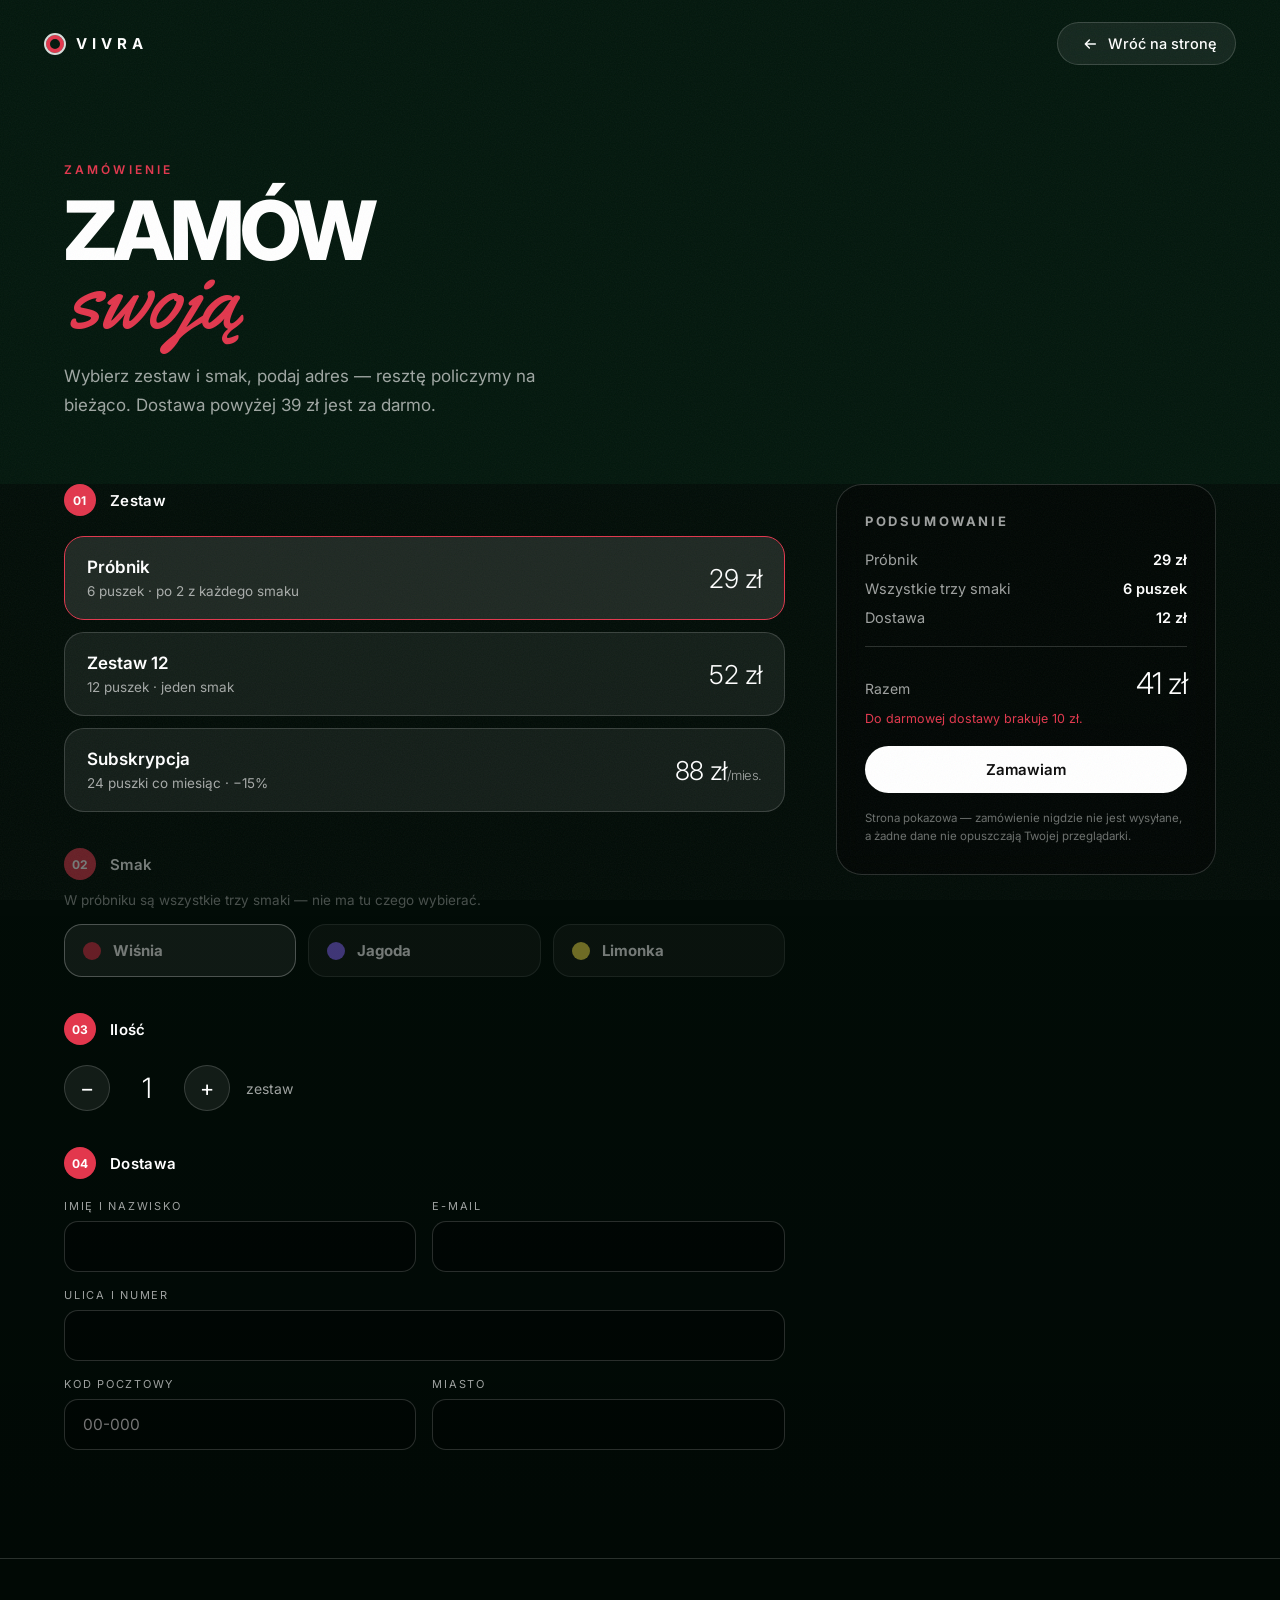
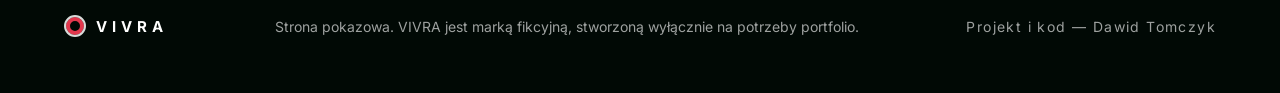
<file: zamowienie.html>
<!DOCTYPE html>
<html lang="pl">
<head>
<meta charset="utf-8">
<meta name="viewport" content="width=device-width, initial-scale=1">
<title>Zamówienie — VIVRA</title>
<meta name="description" content="Zamów zestaw VIVRA: próbnik, zestaw 12 puszek albo subskrypcję z dostawą co miesiąc.">
<meta name="robots" content="noindex">
<link rel="preconnect" href="https://fonts.googleapis.com">
<link rel="preconnect" href="https://fonts.gstatic.com" crossorigin>
<link href="https://fonts.googleapis.com/css2?family=Inter:wght@300;400;500;600;700&family=Yellowtail&display=swap" rel="stylesheet">
<link rel="stylesheet" href="css/style.css?v=37">
</head>
<body data-flavor="cherry" class="strona-zam">

<div class="grain" aria-hidden="true"></div>

<header class="topbar">
  <a class="brand" href="index.html">
    <span class="brand__mark" aria-hidden="true"></span>
    <span class="brand__name">VIVRA</span>
  </a>
  <a class="topbar__cart" href="index.html">
    <svg class="topbar__back" viewBox="0 0 24 24" aria-hidden="true"><path d="M20 12H5m0 0 6-6m-6 6 6 6"/></svg>
    <span>Wróć na stronę</span>
  </a>
</header>

<main>
  <section class="naglowek">
    <div class="wrap">
      <p class="eyebrow">Zamówienie</p>
      <h1 class="naglowek__tytul">Zamów<br><em>swoją</em></h1>
      <p class="naglowek__opis">
        Wybierz zestaw i smak, podaj adres — resztę policzymy na bieżąco.
        Dostawa powyżej 39 zł jest za darmo.
      </p>
    </div>
  </section>

  <section class="zam">
    <form class="wrap zam__grid" id="formularz" novalidate>

      <div class="zam__kroki">
        <fieldset class="krok">
          <legend><span class="krok__no">01</span> Zestaw</legend>
          <div class="opcje">
            <label class="opcja">
              <input type="radio" name="zestaw" value="probnik" checked>
              <span class="opcja__box">
                <strong>Próbnik</strong>
                <em>6 puszek · po 2 z każdego smaku</em>
                <b>29 zł</b>
              </span>
            </label>
            <label class="opcja">
              <input type="radio" name="zestaw" value="dwunastka">
              <span class="opcja__box">
                <strong>Zestaw 12</strong>
                <em>12 puszek · jeden smak</em>
                <b>52 zł</b>
              </span>
            </label>
            <label class="opcja">
              <input type="radio" name="zestaw" value="subskrypcja">
              <span class="opcja__box">
                <strong>Subskrypcja</strong>
                <em>24 puszki co miesiąc · −15%</em>
                <b>88 zł<span>/mies.</span></b>
              </span>
            </label>
          </div>
        </fieldset>

        <fieldset class="krok" id="krokSmak">
          <legend><span class="krok__no">02</span> Smak</legend>
          <p class="krok__uwaga" id="uwagaSmak">W próbniku są wszystkie trzy smaki — nie ma tu czego wybierać.</p>
          <div class="opcje opcje--smaki">
            <label class="smak" data-flavor="cherry">
              <input type="radio" name="smak" value="cherry" checked>
              <span class="smak__box"><i aria-hidden="true"></i><strong>Wiśnia</strong></span>
            </label>
            <label class="smak" data-flavor="blueberry">
              <input type="radio" name="smak" value="blueberry">
              <span class="smak__box"><i aria-hidden="true"></i><strong>Jagoda</strong></span>
            </label>
            <label class="smak" data-flavor="lime">
              <input type="radio" name="smak" value="lime">
              <span class="smak__box"><i aria-hidden="true"></i><strong>Limonka</strong></span>
            </label>
          </div>
        </fieldset>

        <fieldset class="krok">
          <legend><span class="krok__no">03</span> Ilość</legend>
          <div class="licznik">
            <button type="button" class="licznik__btn" data-krok="-1" aria-label="Mniej">−</button>
            <output class="licznik__ile" id="ile">1</output>
            <button type="button" class="licznik__btn" data-krok="1" aria-label="Więcej">+</button>
            <span class="licznik__opis" id="opisIlosci">zestaw</span>
          </div>
        </fieldset>

        <fieldset class="krok">
          <legend><span class="krok__no">04</span> Dostawa</legend>
          <div class="pola">
            <label class="pole"><span>Imię i nazwisko</span><input name="imie" autocomplete="name" required></label>
            <label class="pole"><span>E-mail</span><input name="mail" type="email" autocomplete="email" required></label>
            <label class="pole pole--szer"><span>Ulica i numer</span><input name="ulica" autocomplete="street-address" required></label>
            <label class="pole"><span>Kod pocztowy</span><input name="kod" inputmode="numeric" placeholder="00-000" required></label>
            <label class="pole"><span>Miasto</span><input name="miasto" autocomplete="address-level2" required></label>
          </div>
        </fieldset>
      </div>

      <aside class="zam__suma">
        <div class="suma">
          <h2>Podsumowanie</h2>
          <dl class="suma__lista">
            <div><dt id="sumaZestaw">Próbnik</dt><dd id="sumaCena">29 zł</dd></div>
            <div><dt id="sumaSmak">Wszystkie trzy smaki</dt><dd id="sumaPuszki">6 puszek</dd></div>
            <div><dt>Dostawa</dt><dd id="sumaDostawa">12 zł</dd></div>
          </dl>
          <p class="suma__razem"><span>Razem</span><b id="sumaRazem">41 zł</b></p>
          <p class="suma__info" id="sumaInfo">Do darmowej dostawy brakuje 10 zł.</p>
          <button class="btn btn--solid suma__btn" type="submit">Zamawiam</button>
          <p class="suma__demo">
            Strona pokazowa — zamówienie nigdzie nie jest wysyłane, a żadne dane
            nie opuszczają Twojej przeglądarki.
          </p>
        </div>
      </aside>
    </form>

    <div class="wrap potwierdzenie" id="potwierdzenie" hidden>
      <p class="eyebrow">Gotowe</p>
      <h2 class="head">Zamówienie<br><em>przyjęte</em></h2>
      <p class="potwierdzenie__opis" id="potwierdzenieOpis"></p>
      <a class="btn" href="index.html">Wróć na stronę</a>
    </div>
  </section>
</main>

<footer class="foot">
  <div class="wrap foot__inner">
    <span class="brand brand--foot"><span class="brand__mark" aria-hidden="true"></span><span class="brand__name">VIVRA</span></span>
    <p>Strona pokazowa. VIVRA jest marką fikcyjną, stworzoną wyłącznie na potrzeby portfolio.</p>
    <p class="foot__by">Projekt i kod — Dawid Tomczyk</p>
  </div>
</footer>

<script src="js/zamowienie.js?v=2"></script>
</body>
</html>
</file>
<file: css/style.css>
/* =========================================================
   VIVRA — landing page napoju gazowanego
   Paleta jest sterowana atrybutem data-flavor na <body>.
   ========================================================= */

:root{
  --edge:#03170d;      /* kolor krawędzi kadru  */
  --glow:#0a8b5c;      /* poświata za puszką    */
  --accent:#e2374d;    /* kolor smaku           */
  --onAccent:#ffffff;  /* tekst na kolorze smaku */
  --ink:#ffffff;
  --muted:rgba(255,255,255,.62);
  --line:rgba(255,255,255,.16);
  --glass:rgba(255,255,255,.07);
  --ease:cubic-bezier(.22,.61,.36,1);
  --slow:1.1s var(--ease);
  --shell:min(1560px, 90vw);
}

body[data-flavor="cherry"]   { --edge:#03170d; --glow:#0b8f5e; --accent:#e2374d; }
body[data-flavor="blueberry"]{ --edge:#000206; --glow:#0a49a0; --accent:#8b6bff; }
body[data-flavor="lime"]     { --edge:#0b3b06; --glow:#5fc93f; --accent:#f2e14b; --onAccent:#14210a; }

*,*::before,*::after{ box-sizing:border-box; }

html{ scroll-behavior:smooth; }

body{
  margin:0;
  font-family:"Inter",system-ui,-apple-system,"Segoe UI",sans-serif;
  color:var(--ink);
  background:var(--edge);
  overflow-x:hidden;
  -webkit-font-smoothing:antialiased;
  transition:background 1s var(--ease);
}

img{ max-width:100%; display:block; }

/* Strona jest pokazowa i ma być oglądana, nie kopiowana — zaznaczanie tekstu
   wyłączone, żeby przeciąganie po niej nigdy nie podświetlało napisów.
   Pola formularzy zostawiam zaznaczalne, gdyby kiedyś doszły. */
body{ -webkit-user-select:none; user-select:none; -webkit-touch-callout:none; }
input, textarea{ -webkit-user-select:text; user-select:text; }
a{ color:inherit; text-decoration:none; }
button{ font:inherit; color:inherit; background:none; border:0; cursor:pointer; }

.visually-hidden{
  position:absolute; width:1px; height:1px; overflow:hidden;
  clip:rect(0 0 0 0); clip-path:inset(50%); white-space:nowrap;
}

/* ziarno na całej stronie — zbija cyfrowy plastik z renderów */
.grain{
  position:fixed; inset:0; z-index:60; pointer-events:none; opacity:.05;
  background-image:url("data:image/svg+xml,%3Csvg xmlns='http://www.w3.org/2000/svg' width='160' height='160'%3E%3Cfilter id='n'%3E%3CfeTurbulence type='fractalNoise' baseFrequency='.85' numOctaves='3'/%3E%3C/filter%3E%3Crect width='160' height='160' filter='url(%23n)'/%3E%3C/svg%3E");
}

/* ---------------------------------------------------------
   Górny pasek
   --------------------------------------------------------- */
.topbar{
  position:fixed; inset:0 0 auto 0; z-index:40;
  display:flex; align-items:center; justify-content:space-between;
  gap:24px; padding:22px clamp(18px,3.4vw,44px);
}

.brand{ display:inline-flex; align-items:center; gap:10px; }
.brand__mark{
  width:22px; height:22px; border-radius:50%;
  border:2px solid rgba(255,255,255,.85);
  box-shadow:inset 0 0 0 4px var(--accent);
  transition:box-shadow var(--slow);
}
.brand__name{ font-weight:700; letter-spacing:.34em; font-size:15px; }

.pill{
  position:relative;
  display:flex; align-items:center; gap:4px;
  padding:5px; border-radius:999px;
  background:var(--glass); border:1px solid var(--line);
  backdrop-filter:blur(14px); -webkit-backdrop-filter:blur(14px);
}
.pill a{
  position:relative; z-index:2;
  padding:11px 24px; border-radius:999px;
  font-size:15px; font-weight:500; color:var(--muted);
  transition:color .35s var(--ease);
}
.pill a:hover{ color:#fff; }
.pill a.is-active{ color:var(--onAccent); transition:color .35s var(--ease); }
.pill__thumb{
  position:absolute; z-index:1; top:5px; bottom:5px; left:5px; width:0;
  border-radius:999px; background:var(--accent);
  transition:transform .55s var(--ease), width .55s var(--ease), background var(--slow);
}

.topbar__cart{
  display:inline-flex; align-items:center; gap:10px;
  padding:12px 18px 12px 24px; border-radius:999px;
  font-size:14.5px; font-weight:500;
  border:1px solid var(--line); background:var(--glass);
  backdrop-filter:blur(14px); -webkit-backdrop-filter:blur(14px);
  transition:border-color .4s var(--ease), background .4s var(--ease);
}
.topbar__cart:hover{ border-color:rgba(255,255,255,.42); background:rgba(255,255,255,.13); }
.topbar__cart em{
  font-style:normal; font-size:11px; font-weight:700;
  min-width:20px; height:20px; border-radius:50%;
  display:grid; place-items:center;
  background:var(--accent); color:var(--onAccent);
  transition:background var(--slow), color var(--slow);
}

/* ---------------------------------------------------------
   Hero
   --------------------------------------------------------- */
.hero{
  position:relative;
  min-height:100svh;
  display:flex; flex-direction:column; justify-content:center;
  padding:104px clamp(18px,3.4vw,44px) clamp(230px,36vh,330px);
  overflow:hidden;
}

/* tło: winieta krawędzi + poświata za puszką */
.hero__sky{
  position:absolute; inset:-2px; z-index:0;
  background:
    radial-gradient(52% 62% at 50% 50%, var(--glow) 0%, transparent 72%),
    radial-gradient(118% 118% at 50% 50%, transparent 22%, rgba(0,0,0,.62) 100%),
    var(--edge);
  transition:background 1s var(--ease);
}
.hero__sky::after{           /* delikatny ruch poświaty */
  content:""; position:absolute; inset:0;
  background:radial-gradient(38% 44% at 50% 48%, rgba(255,255,255,.16), transparent 70%);
  animation:breathe 9s ease-in-out infinite;
}
@keyframes breathe{ 0%,100%{ transform:scale(1); opacity:.75 } 50%{ transform:scale(1.09); opacity:1 } }

/* bąbelki: płótno 2D między poświatą tła a puszką */
.hero__bubbles{
  position:fixed; inset:0; z-index:0;    /* pod puszką, nad tłami sekcji */
  pointer-events:none;
}

/* podpis pionowy przy lewej krawędzi — zastępuje wielki skrypt za puszką */
.hero__edge{
  position:absolute; z-index:3; top:50%;
  left:clamp(8px,1.4vw,20px);
  transform:translateY(-50%);
  writing-mode:vertical-rl; rotate:180deg;
  margin:0; pointer-events:none;
  font-size:11px; letter-spacing:.34em; text-transform:uppercase;
  color:var(--muted); white-space:nowrap;
}

.hero__cans{
  position:absolute; inset:0; z-index:2; pointer-events:none;
}
.can{
  position:absolute; inset:0; margin:auto;
  width:100%; height:100%;
  object-fit:contain; object-position:72% 46%;
  opacity:0; transform:scale(1.02);
  transition:opacity .85s var(--ease), transform .85s var(--ease);
  will-change:transform,opacity;
}
.can.is-on{
  opacity:1;
  transform:scale(var(--canScale,1)) translateY(var(--canY,0px));
  animation:float 7.5s ease-in-out infinite;
}
@keyframes float{
  0%,100%{ translate:0 0 }
  50%    { translate:0 -16px }
}

/* Układ jest celowo asymetryczny: treść w lewej kolumnie, puszka po prawej,
   wybór smaku poziomym paskiem u dołu. Wcześniej wszystko było wyśrodkowane
   wokół puszki, z pionową listą smaków po prawej — za blisko wzoru. */
.hero__grid{
  position:relative; z-index:3;
  width:var(--shell); margin:0 auto;
  display:grid; grid-template-columns:minmax(300px,44%) 1fr;
  align-items:center;
}

.lede{ grid-column:1; max-width:30rem; }

.lede__index{
  display:flex; align-items:center; gap:12px;
  margin:0 0 20px;
  font-size:12px; font-weight:600; letter-spacing:.24em; text-transform:uppercase;
}
.lede__index i{ flex:0 0 46px; height:1px; background:var(--accent); transition:background var(--slow); }
.lede__index span:first-child{ color:var(--accent); transition:color var(--slow); }
.lede__index span:last-child{ color:var(--muted); }

.lede__title{
  margin:0 0 22px;
  font-size:clamp(56px,7.2vw,134px); line-height:.92;
  font-weight:800; letter-spacing:-.045em; text-transform:uppercase;
}
.lede__title em{
  display:block; margin-top:-.12em; margin-left:.06em;
  font-family:"Yellowtail",cursive; font-style:normal; font-weight:400;
  font-size:1.06em; letter-spacing:0; text-transform:none;
  color:var(--accent);
  transition:color var(--slow);
}

.lede__text{
  margin:0 0 34px; max-width:34ch;
  font-size:17px; line-height:1.75; color:var(--muted);
}

.lede__cta{
  display:inline-flex; align-items:center; gap:12px;
  padding:15px 16px 15px 28px; border-radius:999px;
  font-size:15px; font-weight:600;
  background:#fff; color:#0b0b0b;
  transition:gap .4s var(--ease), transform .4s var(--ease);
}
.lede__cta:hover{ gap:18px; transform:translateY(-2px); }
.lede__cta svg{
  width:30px; height:30px; padding:6px; border-radius:50%;
  background:var(--accent); stroke:var(--onAccent); stroke-width:2.2;
  fill:none; stroke-linecap:round; stroke-linejoin:round;
  transition:background var(--slow);
}

.lede__stats{
  display:flex; flex-wrap:wrap; gap:28px;
  margin:32px 0 0; padding-top:20px;
  border-top:1px solid var(--line);
}
.lede__stats dt{
  font-size:11px; letter-spacing:.18em; text-transform:uppercase; color:var(--muted);
}
.lede__stats dd{ margin:7px 0 0; font-size:20px; font-weight:600; letter-spacing:-.01em; }

/* ---------------------------------------------------------
   Wybór smaku — poziomy pasek u dołu
   --------------------------------------------------------- */
.picker{
  position:absolute; z-index:3; left:50%; bottom:clamp(22px,4.2vh,50px);
  transform:translateX(-50%);
  width:var(--shell);
  display:flex; align-items:flex-end; justify-content:space-between;
  gap:clamp(16px,2.4vw,34px);
}
.picker__box{ display:flex; }
.picker__row{ display:flex; gap:clamp(8px,1vw,14px); }

/* Puszka stoi sama, bez pudełka — zostaje tylko podpis pod spodem.
   Kafelek jest nadal jednym przyciskiem, ale nie ma tła, ramki ani
   przycinania, żeby powiększona puszka mogła wyjść poza swój obrys. */
.chip{
  position:relative; isolation:isolate;
  width:clamp(132px,12.4vw,186px);
  padding:0; text-align:left;
  display:grid; grid-template-columns:1fr auto;
  grid-template-areas:"shot shot" "meta go";
  align-items:end; gap:0 8px;
  background:none; border:0; border-radius:0;
  transition:transform .5s var(--ease);
}
.chip[data-flavor="cherry"]   { --chipColor:#e2374d; }
.chip[data-flavor="blueberry"]{ --chipColor:#8b6bff; }
.chip[data-flavor="lime"]     { --chipColor:#f2e14b; }

/* poświata smaku pod puszką zamiast wypełnienia kafelka */
.chip__wash{
  position:absolute; z-index:-1; grid-area:shot;
  left:50%; top:6px; width:150%; height:132px;
  transform:translateX(-50%) scale(.72);
  background:radial-gradient(50% 50% at 50% 52%, var(--chipColor), transparent 68%);
  opacity:.12; pointer-events:none;
  transition:opacity .55s var(--ease), transform .55s var(--ease);
}

.chip__shot{
  grid-area:shot;
  position:relative; display:block;
  width:100%; height:152px; margin-bottom:14px;
  background:none; border-radius:0; overflow:visible;
}
.chip__shot img{
  position:absolute; inset:0;
  width:100%; height:100%; max-width:none;
  object-fit:contain;
  transition:transform .6s var(--ease), filter .6s var(--ease);
}
.chip__shot img.is-model{ filter:drop-shadow(0 10px 16px rgba(0,0,0,.35)); }

.chip__meta{
  grid-area:meta;
  display:flex; flex-direction:column; gap:3px;
  padding-bottom:6px;
  border-bottom:1px solid rgba(255,255,255,.3);
  transition:border-color .45s var(--ease);
}
.chip__meta strong{
  font-size:16px; font-weight:600;
  color:rgba(255,255,255,.86); transition:color .45s var(--ease);
}
.chip__meta em{ font-style:normal; font-size:13px; color:rgba(255,255,255,.55); }

.chip__go{
  grid-area:go; align-self:end; justify-self:end;
  width:28px; height:28px; margin-bottom:6px; border-radius:50%;
  display:grid; place-items:center;
  background:#fff;
  opacity:0; transform:translateX(-8px) scale(.7);
  transition:opacity .45s var(--ease), transform .45s var(--ease);
}
.chip__go svg{ width:13px; height:13px; stroke:#0b0b0b; stroke-width:2.4; fill:none;
  stroke-linecap:round; stroke-linejoin:round; }

.chip:hover{ transform:translateY(-12px); }
.chip:hover .chip__wash{ opacity:.4; transform:translateX(-50%) scale(1); }
.chip:hover .chip__shot img{
  transform:translateY(-7px) scale(1.12) rotate(-5deg);
  filter:drop-shadow(0 20px 24px rgba(0,0,0,.45));
}
.chip:hover .chip__meta{ border-color:rgba(255,255,255,.65); }
.chip:hover .chip__meta strong{ color:#fff; }
.chip:hover .chip__go{ opacity:1; transform:none; }
.chip:focus-visible{ outline:2px solid #fff; outline-offset:6px; }

/* wybrany smak: podkreślenie w kolorze smaku i pełna biel w nazwie */
.chip.is-on .chip__meta{ border-color:var(--chipColor); }
.chip.is-on .chip__meta strong{ color:#fff; }
.chip.is-on .chip__wash{ opacity:.22; transform:translateX(-50%) scale(.92); }
.chip.is-on .chip__shot img{ animation:chipFloat 4.5s ease-in-out infinite; }
@keyframes chipFloat{
  0%,100%{ translate:0 0 }
  50%    { translate:0 -6px }
}

.scrollhint{
  margin:0 0 18px; flex:0 0 auto;
  display:inline-flex; align-items:center; gap:10px;
  font-size:11px; letter-spacing:.16em; text-transform:uppercase; color:var(--muted);
}
.scrollhint i{
  width:1px; height:26px; background:rgba(255,255,255,.4); position:relative; overflow:hidden;
}
.scrollhint i::after{
  content:""; position:absolute; inset:0; background:#fff;
  animation:drop 2.2s var(--ease) infinite;
}
@keyframes drop{ 0%{ transform:translateY(-100%) } 60%,100%{ transform:translateY(100%) } }

/* ---------------------------------------------------------
   Sekcje wspólne
   --------------------------------------------------------- */
.wrap{ width:var(--shell); margin:0 auto; }

.eyebrow{
  margin:0 0 16px; font-size:12px; font-weight:600;
  letter-spacing:.26em; text-transform:uppercase; color:var(--accent);
  transition:color var(--slow);
}
.head{
  margin:0 0 44px;
  font-size:clamp(34px,4.8vw,76px); line-height:1.06;
  font-weight:600; letter-spacing:-.02em;
}
.head em{
  font-family:"Yellowtail",cursive; font-style:normal; font-weight:400;
  font-size:1.16em; line-height:1;
}

.flavors,.zero,.specs,.shop{
  position:relative; padding:clamp(88px,11vw,150px) clamp(18px,3.4vw,44px);
  background:linear-gradient(180deg, rgba(0,0,0,.32), rgba(0,0,0,.5));
}
/* barwna poświata smaku niesiona w dół strony */
.flavors::before,.zero::before,.specs::before,.shop::before{
  content:""; position:absolute; inset:0; pointer-events:none;
  background:radial-gradient(72% 90% at 50% 0%, var(--glow), transparent 68%);
  opacity:.2; transition:background 1s var(--ease);
}
.zero::before{ background:radial-gradient(90% 110% at 82% 40%, var(--glow), transparent 66%); }
.shop::before{ background:radial-gradient(80% 100% at 18% 30%, var(--glow), transparent 66%); }
.flavors .wrap,.zero .wrap,.specs .wrap,.shop .wrap{ position:relative; z-index:1; }
.flavors{ border-top:1px solid var(--line); }

/* tło sekcji smaków oddycha kolorem aktywnego smaku */
.flavors::before{
  background:
    radial-gradient(58% 42% at 68% 34%, var(--glow), transparent 62%),
    radial-gradient(48% 38% at 22% 76%, var(--accent), transparent 66%);
  opacity:.3;
  transition:background 1.1s var(--ease), opacity 1.1s var(--ease);
}

/* ---------------------------------------------------------
   Smaki jako sekwencja sterowana scrollem

   Każdy krok zajmuje pełny ekran, a jego treść przykleja się na czas
   przewijania. W tym samym czasie puszka — przypięta do okna w warstwie
   3D — przejeżdża przez kadr i zmienia smak. Dlatego karty obok siebie
   musiały zniknąć: przy trzech kartach w rzędzie nie ma czego prowadzić.
   --------------------------------------------------------- */
.flavors__intro{ margin-bottom:clamp(40px,8vh,90px); }

.steps{ position:relative; }
.step{ position:relative; min-height:100vh; display:flex; align-items:center; }

/* Wielka nazwa smaku w tle kroku. Nie jest przyklejona, więc przy przewijaniu
   przesuwa się szybciej niż treść i sama z siebie robi paralaksę. Leży pod
   płótnem 3D (z-index 0 kontra 1), więc puszka przechodzi przed nią. */
.step__ghost{
  position:absolute; z-index:0; left:50%; top:50%;
  transform:translate(-50%,-50%);
  font-family:"Yellowtail",cursive;
  font-size:clamp(200px,29vw,580px); line-height:1;
  white-space:nowrap; pointer-events:none; user-select:none;
  color:transparent;
  -webkit-text-stroke:1.5px rgba(255,255,255,.09);
  opacity:.9;
}
.step__box{
  position:sticky; top:50%; transform:translateY(-50%);
  width:var(--shell); margin:0 auto;
  max-width:var(--shell);
}
.step__box > *{ max-width:32rem; }

.step__no{
  margin:0 0 14px;
  font-size:13px; font-weight:600; letter-spacing:.26em; text-transform:uppercase;
  color:var(--accent); transition:color var(--slow);
}
.step__name{
  margin:0 0 20px;
  font-family:"Yellowtail",cursive; font-weight:400;
  font-size:clamp(62px,8.2vw,146px); line-height:.95; letter-spacing:.01em;
}
/* litery nazwy smaku wjeżdżają jedna po drugiej */
.step__name .ltr{
  display:inline-block;
  opacity:0; transform:translateY(.42em) rotate(4deg);
  transition:opacity .5s var(--ease), transform .55s var(--ease);
}
.step.is-live .step__name .ltr{ opacity:1; transform:none; }

.step__text{
  margin:0 0 40px;
  font-size:18.5px; line-height:1.72; color:var(--muted);
}
.step__data{
  display:flex; gap:34px; margin:0;
  padding-top:22px; border-top:1px solid var(--line);
}
.step__data dt{
  font-size:11px; letter-spacing:.18em; text-transform:uppercase; color:var(--muted);
}
.step__data dd{ margin:7px 0 0; font-size:23px; font-weight:600; letter-spacing:-.01em; }

/* Treść kroku jest widoczna zawsze — każdy krok ma własny ekran, a pudełko
   przykleja się w jego obrębie, więc teksty nie mają jak na siebie nachodzić.
   Wcześniejsza brama opacity:0 czekała na obserwator i przy wolniejszym
   dostarczeniu zdarzenia sekcja zostawała pusta. Aktywny krok tylko lekko
   wychodzi do przodu. */
.step__box{
  opacity:.45; transform:translateY(-50%) scale(.985);
  transition:opacity .6s var(--ease), transform .6s var(--ease);
}
.step.is-live .step__box{ opacity:1; transform:translateY(-50%) scale(1); }

/* liczby zero */
.zeros{
  list-style:none; margin:0; padding:0;
  display:grid; grid-template-columns:repeat(4,minmax(0,1fr)); gap:18px;
}
.zeros li{
  padding:30px 22px 34px; border-radius:24px;
  border:1px solid rgba(255,255,255,.22);
  background:rgba(0,0,0,.34);
  backdrop-filter:blur(10px); -webkit-backdrop-filter:blur(10px);
  display:flex; flex-direction:column; gap:10px;
}
.zeros__n{
  font-size:clamp(40px,4.4vw,74px); line-height:.95; font-weight:300; letter-spacing:-.035em;
}
.zeros__l{ font-size:15px; line-height:1.5; color:var(--muted); }
.zeros .is-one{ background:var(--accent); border-color:transparent; transition:background var(--slow); }
.zeros .is-one{ color:var(--onAccent); }
.zeros .is-one .zeros__l{ color:var(--onAccent); opacity:.8; }

/* skład */
.specs__grid{ display:grid; grid-template-columns:1fr 1fr; gap:clamp(32px,6vw,90px); align-items:start; }
.specs__lead{ margin:0; max-width:42ch; font-size:17px; line-height:1.75; color:var(--muted); }
.table{ width:100%; border-collapse:collapse; font-size:17px; }
.table th,.table td{ padding:17px 4px; text-align:left; border-bottom:1px solid var(--line); }
.table thead th{
  font-size:10.5px; letter-spacing:.2em; text-transform:uppercase;
  color:var(--muted); font-weight:600; padding-top:0;
}
.table tbody th{ font-weight:400; color:var(--muted); }
.table td{ text-align:right; font-weight:600; }

.specs__panel{ display:flex; flex-direction:column; }
.table__sub{ padding-left:18px !important; opacity:.72; font-size:.92em; }
.table td em{ font-style:normal; color:var(--muted); font-weight:400; font-size:.82em; }

.specs__ingredients{ margin-top:34px; }
.specs__ingredients h3{
  margin:0 0 12px;
  font-size:11px; font-weight:600; letter-spacing:.22em; text-transform:uppercase;
  color:var(--accent); transition:color var(--slow);
}
.specs__ingredients p{
  margin:0; font-size:15px; line-height:1.7; color:var(--muted);
}
.specs__legal{
  margin-top:16px !important;
  padding-top:16px; border-top:1px solid var(--line);
  font-size:12.5px !important; line-height:1.65 !important;
  color:rgba(255,255,255,.45) !important;
}

/* sklep */
.packs{ display:grid; grid-template-columns:repeat(3,minmax(0,1fr)); gap:20px; }
.pack{
  position:relative; padding:32px 28px; border-radius:26px;
  border:1px solid var(--line); background:var(--glass);
  display:flex; flex-direction:column; gap:10px;
}
/* --- puszki w kartach zestawów ---------------------------
   Obrazki są podmieniane w locie na rendery z modelu 3D (patrz paintCans
   w can3d.js), żeby nie było na nich starej etykiety z generatora.
   Statyczne pliki zostają jako to, co widać zanim wystartuje WebGL. */
.pack__art{
  position:relative; height:200px; margin:4px 0 22px;
}
.pack__art img{
  position:absolute; bottom:0;
  width:auto; height:100%; max-width:none;
  filter:drop-shadow(0 16px 24px rgba(0,0,0,.5));
  transition:transform .6s var(--ease), filter .6s var(--ease);
}

/* trzy puszki rozłożone wachlarzem */
.pack__art--trio img:nth-child(1){ left:8%;  transform:rotate(-13deg) translateY(6px) scale(.9); }
.pack__art--trio img:nth-child(2){ right:8%; transform:rotate(13deg)  translateY(6px) scale(.9); }
.pack__art--trio img:nth-child(3){ left:50%; transform:translateX(-50%); }

/* jedna, największa */
.pack__art--solo img{ left:50%; transform:translateX(-50%) scale(1.12); }

/* rząd — środkowa uniesiona */
.pack__art--rzad img{ height:82%; }
.pack__art--rzad img:nth-child(1){ left:6%;  transform:rotate(-5deg); }
.pack__art--rzad img:nth-child(2){ left:50%; transform:translateX(-50%) translateY(-12px); }
.pack__art--rzad img:nth-child(3){ right:6%; transform:rotate(5deg); }

.pack:hover .pack__art--trio img:nth-child(1){ transform:rotate(-20deg) translate(-10px,-4px) scale(.92); }
.pack:hover .pack__art--trio img:nth-child(2){ transform:rotate(20deg)  translate(10px,-4px)  scale(.92); }
.pack:hover .pack__art--trio img:nth-child(3){ transform:translateX(-50%) translateY(-10px) scale(1.04); }
.pack:hover .pack__art--solo img{ transform:translateX(-50%) translateY(-10px) scale(1.18); }
.pack:hover .pack__art--rzad img:nth-child(2){ transform:translateX(-50%) translateY(-20px); }
.pack:hover .pack__art img{ filter:drop-shadow(0 22px 30px rgba(0,0,0,.6)); }

.pack--hot{ border-color:rgba(255,255,255,.42); background:rgba(255,255,255,.12); }
.pack__tag{
  position:absolute; top:-11px; left:28px;
  padding:5px 12px; border-radius:999px;
  font-size:10.5px; font-weight:600; letter-spacing:.1em; text-transform:uppercase;
  background:var(--accent); color:var(--onAccent); transition:background var(--slow), color var(--slow);
}
.pack h3{ margin:0; font-size:24px; font-weight:600; }
.pack__q{ margin:0; font-size:15px; color:var(--muted); }
.pack__p{ margin:16px 0 26px; font-size:42px; font-weight:300; letter-spacing:-.03em; }
.pack__p span{ margin-left:6px; font-size:14px; color:var(--muted); }
.btn{
  margin-top:auto; align-self:flex-start;
  padding:14px 28px; border-radius:999px; font-size:15px; font-weight:600;
  border:1px solid rgba(255,255,255,.42);
  transition:background .4s var(--ease), color .4s var(--ease);
}
.btn:hover{ background:#fff; color:#0b0b0b; }
.btn--solid{ background:#fff; color:#0b0b0b; border-color:#fff; }
.btn--solid:hover{ background:var(--accent); border-color:var(--accent); color:var(--onAccent); }

/* stopka */
.foot{
  padding:56px clamp(18px,3.4vw,44px);
  background:rgba(0,0,0,.62); border-top:1px solid var(--line);
}
.foot__inner{ display:flex; align-items:center; justify-content:space-between; gap:24px; flex-wrap:wrap; }
.foot p{ margin:0; font-size:14px; color:var(--muted); }
.foot__by{ letter-spacing:.1em; }

/* ---------------------------------------------------------
   Wejście sekcji przy scrollu
   --------------------------------------------------------- */
.reveal{ opacity:0; transform:translateY(26px); transition:opacity .9s var(--ease), transform .9s var(--ease); }
.reveal.is-in{ opacity:1; transform:none; }

/* ---------------------------------------------------------
   Węższe ekrany
   --------------------------------------------------------- */
@media (max-width:1080px){
  /* wąsko: treść nad puszką, pasek smaków pod nią */
  .hero{ justify-content:flex-start; padding:104px 16px 40px; }
  .hero__grid{ grid-template-columns:1fr; }
  .lede{ grid-column:1; max-width:none; text-align:center; }
  .lede__index{ justify-content:center; }
  .lede__text{ margin-inline:auto; }
  .lede__stats{ justify-content:center; }
  .hero__edge{ display:none; }

  .hero__cans{
    inset:auto 0 auto 0;
    top:clamp(300px,40vh,380px); height:clamp(280px,38vh,400px);
  }
  .can{ object-fit:cover; object-position:center; }

  .picker{
    position:static; transform:none; width:100%;
    margin-top:clamp(300px,40vh,420px);
    flex-direction:column; align-items:stretch; gap:12px;
  }
  .picker__box{ gap:10px; }
  .picker__label{ margin:0; text-align:center; }
  .picker__row{ justify-content:center; }
  .chip{ width:auto; flex:1 1 0; min-width:0; }
  .scrollhint{ margin:6px auto 0; }

  .packs{ grid-template-columns:1fr; }
  .zeros{ grid-template-columns:repeat(2,minmax(0,1fr)); }
  .specs__grid{ grid-template-columns:1fr; }
}

@media (max-width:720px){
  .topbar{ padding:16px; gap:12px; }
  .pill{ display:none; }
  .brand__name{ letter-spacing:.22em; font-size:12.5px; }
  .hero{ padding:104px 16px 40px; }
  .zeros{ grid-template-columns:1fr; }
  .zeros li{ flex-direction:row; align-items:baseline; gap:16px; padding:20px; }
  .zeros__n{ font-size:44px; }
}

@media (prefers-reduced-motion:reduce){
  *{ animation:none !important; transition-duration:.01ms !important; }
  html{ scroll-behavior:auto; }
}

.zero__note{
  margin:38px 0 0; max-width:56ch;
  font-size:17px; line-height:1.75; color:var(--muted);
}

/* ---------------------------------------------------------
   Model 3D — <canvas> wchodzi w miejsce płaskich renderów
   --------------------------------------------------------- */
.hero__stage{
  position:fixed; inset:0; width:100%; height:100%;
  z-index:1;                          /* nad tłami sekcji, pod ich treścią */
  pointer-events:none;                /* przeciąganie łapie hero, nie płótno */
  touch-action:pan-y;
}
.hero__cans{ pointer-events:none; }
body.has3d .hero__cans{ pointer-events:auto; }

/* Siatka hero leżała NAD puszką i zjadała wszystkie zdarzenia wskaźnika —
   środkowa kolumna jest pusta, ale sam element i tak je łapał, więc
   przeciąganie modelu nie działało w ogóle. Siatka i stopka przepuszczają
   teraz wskaźnik, a łapią go tylko te elementy, które faktycznie są klikalne. */
.hero{ touch-action:pan-y; }
.hero__grid,
.picker{ pointer-events:none; }
.lede,
.picker__row,
.chip{ pointer-events:auto; }
body.has3d .can{ display:none; }      /* fotorendery tylko jako zapas */

/* =========================================================
   Podstrona zamówienia
   ========================================================= */
.topbar__back{ width:16px; height:16px; stroke:currentColor; stroke-width:2.2; fill:none;
  stroke-linecap:round; stroke-linejoin:round; }

/* nagłówek podstrony — bez modelu 3D, sama typografia */
.naglowek{
  position:relative; z-index:1;
  padding:clamp(130px,18vh,190px) clamp(18px,3.4vw,44px) clamp(50px,7vh,90px);
}
.naglowek__tytul{
  margin:0 0 22px;
  font-size:clamp(52px,6.4vw,116px); line-height:.92;
  font-weight:800; letter-spacing:-.045em; text-transform:uppercase;
}
.naglowek__tytul em{
  display:block; margin-top:-.1em; margin-left:.06em;
  font-family:"Yellowtail",cursive; font-style:normal; font-weight:400;
  font-size:1.06em; letter-spacing:0; text-transform:none;
  color:var(--accent); transition:color var(--slow);
}
.naglowek__opis{
  margin:0; max-width:44ch;
  font-size:17px; line-height:1.75; color:var(--muted);
}

.zam{
  position:relative; z-index:1;
  padding:0 clamp(18px,3.4vw,44px) clamp(80px,12vh,150px);
  background:linear-gradient(180deg, rgba(0,0,0,.42), rgba(0,0,0,.62));
}
.zam__grid{
  display:grid; grid-template-columns:minmax(0,1fr) minmax(300px,380px);
  gap:clamp(28px,4vw,64px); align-items:start;
}
.zam__kroki{ display:flex; flex-direction:column; gap:clamp(28px,4vh,52px); }

.krok{ border:0; padding:0; margin:0; }
.krok legend{
  display:flex; align-items:center; gap:14px;
  margin-bottom:20px; padding:0;
  font-size:15px; font-weight:600; letter-spacing:.02em;
}
.krok__no{
  display:grid; place-items:center;
  width:32px; height:32px; border-radius:50%;
  background:var(--accent); color:var(--onAccent);
  font-size:12px; font-weight:700;
  transition:background var(--slow), color var(--slow);
}
.krok--wylaczony{ opacity:.45; pointer-events:none; }
.krok__uwaga{
  margin:-8px 0 16px; font-size:13.5px; color:var(--muted);
}

.opcje{ display:grid; gap:12px; }
.opcja input, .smak input{ position:absolute; opacity:0; pointer-events:none; }
.opcja__box{
  display:grid; grid-template-columns:1fr auto; align-items:center; gap:6px 18px;
  padding:20px 22px; border-radius:20px;
  border:1px solid var(--line); background:var(--glass);
  cursor:pointer;
  transition:border-color .4s var(--ease), background .4s var(--ease), transform .4s var(--ease);
}
.opcja__box strong{ font-size:17px; font-weight:600; }
.opcja__box em{ grid-column:1; font-style:normal; font-size:13.5px; color:var(--muted); }
.opcja__box b{ grid-row:1 / span 2; grid-column:2; font-size:26px; font-weight:300; letter-spacing:-.02em; }
.opcja__box b span{ font-size:13px; color:var(--muted); }
.opcja:hover .opcja__box{ transform:translateX(4px); border-color:rgba(255,255,255,.38); }
.opcja input:checked + .opcja__box{
  border-color:var(--accent); background:rgba(255,255,255,.11);
}
.opcja input:focus-visible + .opcja__box{ outline:2px solid #fff; outline-offset:3px; }

.opcje--smaki{ grid-template-columns:repeat(3,minmax(0,1fr)); }
.smak__box{
  display:flex; align-items:center; gap:12px;
  padding:16px 18px; border-radius:18px;
  border:1px solid var(--line); background:var(--glass);
  cursor:pointer; font-size:15px; font-weight:600;
  transition:border-color .4s var(--ease), background .4s var(--ease);
}
.smak__box i{ width:18px; height:18px; border-radius:50%; flex:0 0 auto; }
.smak[data-flavor="cherry"]    .smak__box i{ background:#e2374d; }
.smak[data-flavor="blueberry"] .smak__box i{ background:#8b6bff; }
.smak[data-flavor="lime"]      .smak__box i{ background:#f2e14b; }
.smak input:checked + .smak__box{ border-color:rgba(255,255,255,.6); background:rgba(255,255,255,.13); }

.licznik{ display:flex; align-items:center; gap:16px; }
.licznik__btn{
  width:46px; height:46px; border-radius:50%;
  border:1px solid var(--line); background:var(--glass);
  font-size:22px; line-height:1;
  transition:border-color .35s var(--ease), background .35s var(--ease);
}
.licznik__btn:hover{ border-color:rgba(255,255,255,.5); background:rgba(255,255,255,.12); }
.licznik__ile{ min-width:42px; text-align:center; font-size:28px; font-weight:300; }
.licznik__opis{ font-size:14px; color:var(--muted); }

.pola{ display:grid; grid-template-columns:repeat(2,minmax(0,1fr)); gap:16px; }
.pole{ display:flex; flex-direction:column; gap:8px; }
.pole--szer{ grid-column:1 / -1; }
.pole span{ font-size:11px; letter-spacing:.16em; text-transform:uppercase; color:var(--muted); }
.pole input{
  padding:15px 18px; border-radius:14px;
  border:1px solid var(--line); background:rgba(0,0,0,.3);
  color:var(--ink); font:inherit; font-size:15.5px;
  transition:border-color .3s var(--ease), background .3s var(--ease);
}
.pole input:focus{ outline:0; border-color:rgba(255,255,255,.55); background:rgba(0,0,0,.45); }
.pole--brak input{ border-color:var(--accent); }

.suma{
  position:sticky; top:104px;
  padding:28px; border-radius:26px;
  border:1px solid var(--line); background:rgba(0,0,0,.42);
  backdrop-filter:blur(14px); -webkit-backdrop-filter:blur(14px);
}
.suma h2{ margin:0 0 22px; font-size:13px; letter-spacing:.2em; text-transform:uppercase; color:var(--muted); }
.suma__lista{ margin:0 0 20px; display:grid; gap:12px; }
.suma__lista > div{ display:flex; justify-content:space-between; gap:16px; font-size:14.5px; }
.suma__lista dt{ color:var(--muted); }
.suma__lista dd{ margin:0; font-weight:600; }
.suma__razem{
  display:flex; justify-content:space-between; align-items:baseline;
  margin:0 0 10px; padding-top:18px; border-top:1px solid var(--line);
}
.suma__razem span{ font-size:14px; color:var(--muted); }
.suma__razem b{ font-size:30px; font-weight:300; letter-spacing:-.02em; }
.suma__info{ margin:0 0 20px; font-size:12.5px; color:var(--accent); transition:color var(--slow); }
.suma__btn{ width:100%; text-align:center; border:0; cursor:pointer; }
.suma__demo{ margin:16px 0 0; font-size:11.5px; line-height:1.6; color:rgba(255,255,255,.42); }

.potwierdzenie{ padding:clamp(60px,10vh,120px) 0; }
.potwierdzenie__opis{ margin:0 0 32px; max-width:52ch; font-size:17px; line-height:1.75; color:var(--muted); }

@media (max-width:1080px){
  .zam__grid{ grid-template-columns:1fr; }
  .suma{ position:static; }
  .opcje--smaki{ grid-template-columns:1fr; }
  .pola{ grid-template-columns:1fr; }
}

/* =========================================================
   Przejście między sekwencją smaków a sekcją o wodzie

   Po usunięciu taśmy zostawała tu pusta przerwa. Blok jest celowo krótki
   i sam zapowiada to, co dalej — zamiast kolejnego pasa z hasłami.
   ========================================================= */
.przejscie{
  position:relative; z-index:1;
  padding:clamp(70px,11vh,140px) clamp(18px,3.4vw,44px);
  background:linear-gradient(180deg, rgba(0,0,0,.45), rgba(0,0,0,.7));
}
.przejscie__box{ display:flex; flex-direction:column; align-items:center; text-align:center; }
.przejscie__tekst{
  margin:0;
  font-size:clamp(30px,4.2vw,64px); line-height:1.12;
  font-weight:600; letter-spacing:-.02em;
  max-width:22ch;
}
.przejscie__tekst em{
  font-family:"Yellowtail",cursive; font-style:normal; font-weight:400;
  font-size:1.18em; letter-spacing:0;
  color:var(--accent); transition:color var(--slow);
}
.przejscie__kreska{
  width:1px; height:clamp(46px,7vh,88px);
  margin-top:clamp(34px,5vh,60px);
  background:linear-gradient(180deg, var(--accent), transparent);
  transition:background var(--slow);
}
</file>
